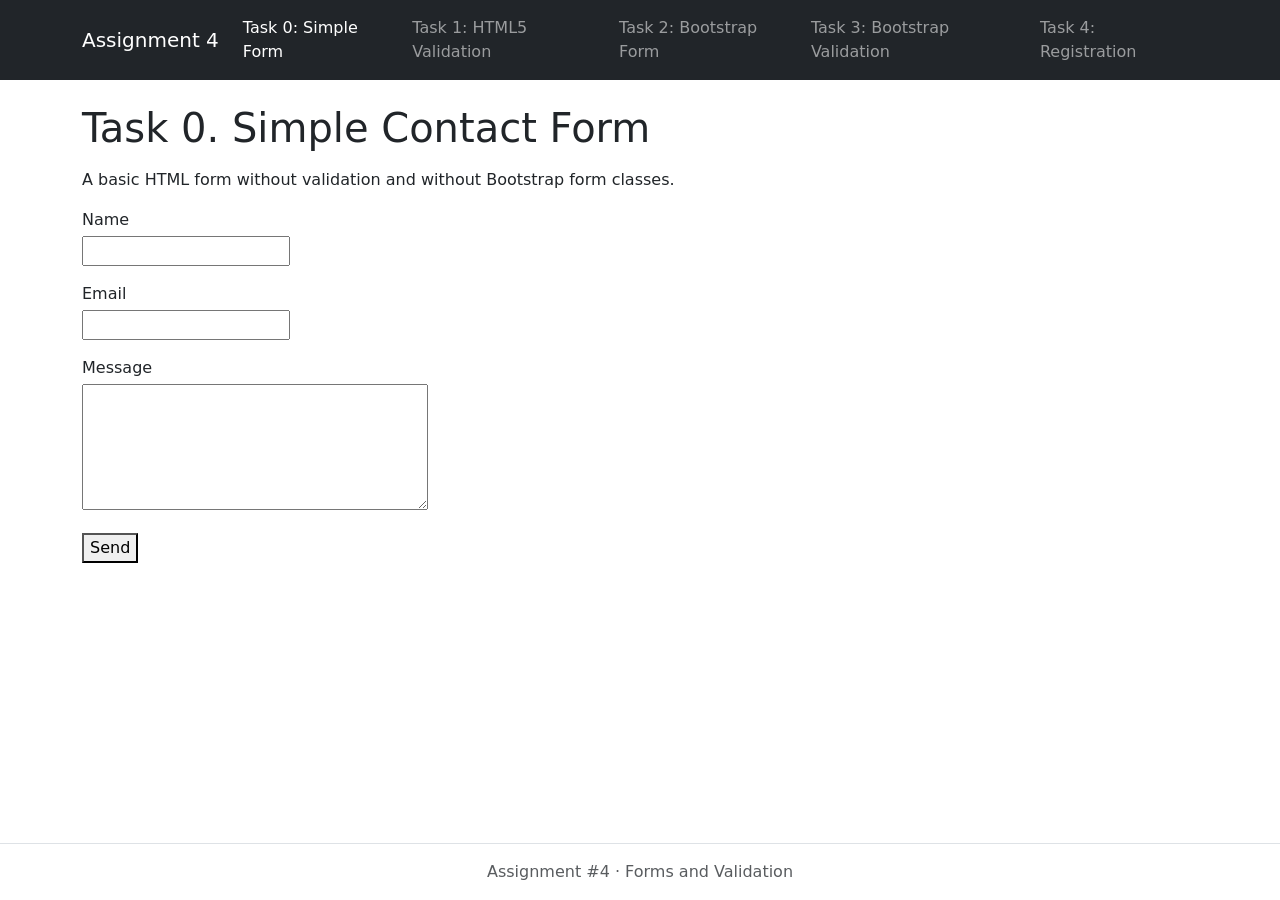
<file: index.html>
<!DOCTYPE html>
<html lang="en">
<head>
  <meta charset="UTF-8">
  <meta name="viewport" content="width=device-width, initial-scale=1">
  <title>Assignment 4 - Task 0</title>
  <link href="https://cdn.jsdelivr.net/npm/bootstrap@5.3.3/dist/css/bootstrap.min.css" rel="stylesheet">
  <link href="style.css" rel="stylesheet">
</head>
<body>
<nav class="navbar navbar-expand-lg navbar-dark bg-dark">
  <div class="container">
    <a class="navbar-brand" href="index.html">Assignment 4</a>
    <button class="navbar-toggler" type="button" data-bs-toggle="collapse" data-bs-target="#nav" aria-controls="nav" aria-expanded="false" aria-label="Toggle navigation"><span class="navbar-toggler-icon"></span></button>
    <div class="collapse navbar-collapse" id="nav"><ul class="navbar-nav ms-auto"><li class="nav-item"><a class="nav-link active" href="index.html">Task 0: Simple Form</a></li><li class="nav-item"><a class="nav-link" href="task1.html">Task 1: HTML5 Validation</a></li><li class="nav-item"><a class="nav-link" href="task2.html">Task 2: Bootstrap Form</a></li><li class="nav-item"><a class="nav-link" href="task3.html">Task 3: Bootstrap Validation</a></li><li class="nav-item"><a class="nav-link" href="task4.html">Task 4: Registration</a></li></ul></div>
  </div>
</nav>
<main class="container py-4">
<h1 class="mb-3">Task 0. Simple Contact Form</h1>
<p>A basic HTML form without validation and without Bootstrap form classes.</p>
<form action="#" method="get" class="plain-form">
  <p>
    <label for="name">Name</label><br>
    <input type="text" id="name" name="name">
  </p>
  <p>
    <label for="email">Email</label><br>
    <input type="email" id="email" name="email">
  </p>
  <p>
    <label for="message">Message</label><br>
    <textarea id="message" name="message" rows="5" cols="40"></textarea>
  </p>
  <button type="submit">Send</button>
</form>
</main>
<footer class="text-center text-muted py-3 border-top">Assignment #4 &middot; Forms and Validation</footer>
<script src="https://cdn.jsdelivr.net/npm/bootstrap@5.3.3/dist/js/bootstrap.bundle.min.js"></script>

</body>
</html>
</file>
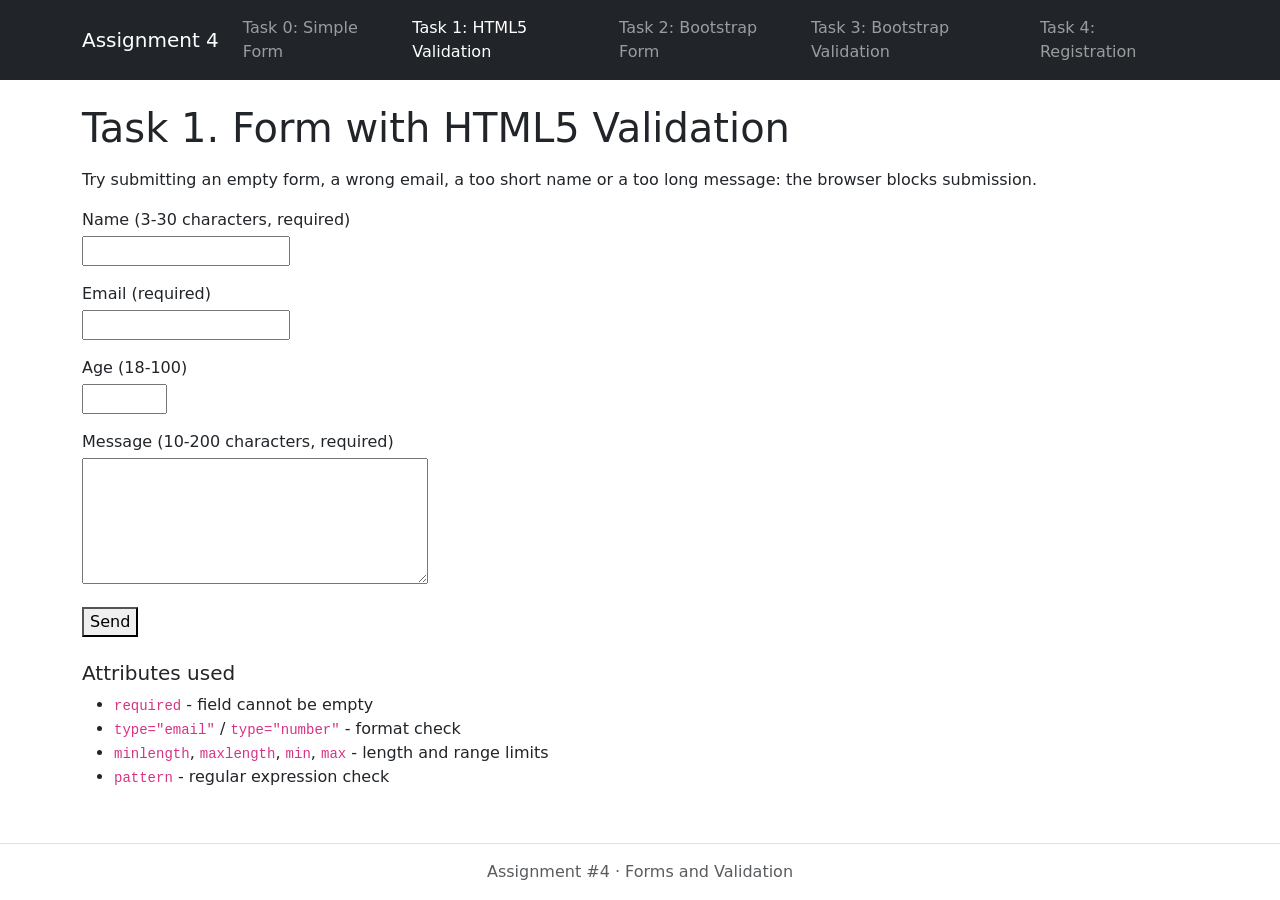
<file: task1.html>
<!DOCTYPE html>
<html lang="en">
<head>
  <meta charset="UTF-8">
  <meta name="viewport" content="width=device-width, initial-scale=1">
  <title>Assignment 4 - Task 1</title>
  <link href="https://cdn.jsdelivr.net/npm/bootstrap@5.3.3/dist/css/bootstrap.min.css" rel="stylesheet">
  <link href="style.css" rel="stylesheet">
</head>
<body>
<nav class="navbar navbar-expand-lg navbar-dark bg-dark">
  <div class="container">
    <a class="navbar-brand" href="index.html">Assignment 4</a>
    <button class="navbar-toggler" type="button" data-bs-toggle="collapse" data-bs-target="#nav" aria-controls="nav" aria-expanded="false" aria-label="Toggle navigation"><span class="navbar-toggler-icon"></span></button>
    <div class="collapse navbar-collapse" id="nav"><ul class="navbar-nav ms-auto"><li class="nav-item"><a class="nav-link" href="index.html">Task 0: Simple Form</a></li><li class="nav-item"><a class="nav-link active" href="task1.html">Task 1: HTML5 Validation</a></li><li class="nav-item"><a class="nav-link" href="task2.html">Task 2: Bootstrap Form</a></li><li class="nav-item"><a class="nav-link" href="task3.html">Task 3: Bootstrap Validation</a></li><li class="nav-item"><a class="nav-link" href="task4.html">Task 4: Registration</a></li></ul></div>
  </div>
</nav>
<main class="container py-4">
<h1 class="mb-3">Task 1. Form with HTML5 Validation</h1>
<p>Try submitting an empty form, a wrong email, a too short name or a too long message: the browser blocks submission.</p>
<form action="#" method="get" class="plain-form">
  <p>
    <label for="name">Name (3-30 characters, required)</label><br>
    <input type="text" id="name" name="name" required minlength="3" maxlength="30" pattern="[A-Za-z\u0400-\u04FF\s]+" title="Letters and spaces only">
  </p>
  <p>
    <label for="email">Email (required)</label><br>
    <input type="email" id="email" name="email" required>
  </p>
  <p>
    <label for="age">Age (18-100)</label><br>
    <input type="number" id="age" name="age" min="18" max="100">
  </p>
  <p>
    <label for="message">Message (10-200 characters, required)</label><br>
    <textarea id="message" name="message" rows="5" cols="40" required minlength="10" maxlength="200"></textarea>
  </p>
  <button type="submit">Send</button>
</form>
<h2 class="h5 mt-4">Attributes used</h2>
<ul>
  <li><code>required</code> - field cannot be empty</li>
  <li><code>type="email"</code> / <code>type="number"</code> - format check</li>
  <li><code>minlength</code>, <code>maxlength</code>, <code>min</code>, <code>max</code> - length and range limits</li>
  <li><code>pattern</code> - regular expression check</li>
</ul>
</main>
<footer class="text-center text-muted py-3 border-top">Assignment #4 &middot; Forms and Validation</footer>
<script src="https://cdn.jsdelivr.net/npm/bootstrap@5.3.3/dist/js/bootstrap.bundle.min.js"></script>

</body>
</html>
</file>
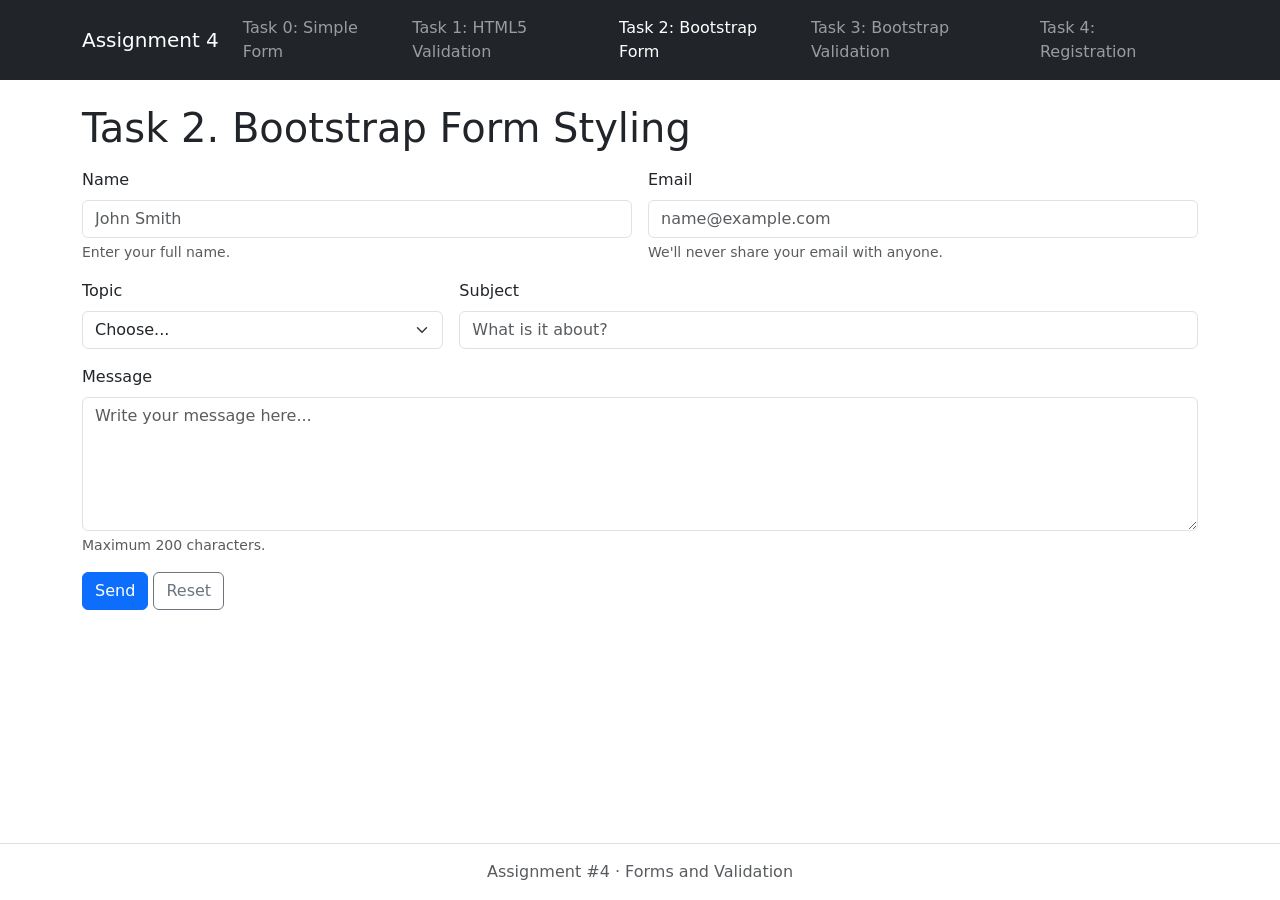
<file: task2.html>
<!DOCTYPE html>
<html lang="en">
<head>
  <meta charset="UTF-8">
  <meta name="viewport" content="width=device-width, initial-scale=1">
  <title>Assignment 4 - Task 2</title>
  <link href="https://cdn.jsdelivr.net/npm/bootstrap@5.3.3/dist/css/bootstrap.min.css" rel="stylesheet">
  <link href="style.css" rel="stylesheet">
</head>
<body>
<nav class="navbar navbar-expand-lg navbar-dark bg-dark">
  <div class="container">
    <a class="navbar-brand" href="index.html">Assignment 4</a>
    <button class="navbar-toggler" type="button" data-bs-toggle="collapse" data-bs-target="#nav" aria-controls="nav" aria-expanded="false" aria-label="Toggle navigation"><span class="navbar-toggler-icon"></span></button>
    <div class="collapse navbar-collapse" id="nav"><ul class="navbar-nav ms-auto"><li class="nav-item"><a class="nav-link" href="index.html">Task 0: Simple Form</a></li><li class="nav-item"><a class="nav-link" href="task1.html">Task 1: HTML5 Validation</a></li><li class="nav-item"><a class="nav-link active" href="task2.html">Task 2: Bootstrap Form</a></li><li class="nav-item"><a class="nav-link" href="task3.html">Task 3: Bootstrap Validation</a></li><li class="nav-item"><a class="nav-link" href="task4.html">Task 4: Registration</a></li></ul></div>
  </div>
</nav>
<main class="container py-4">
<h1 class="mb-3">Task 2. Bootstrap Form Styling</h1>
<form action="#" method="get" class="row g-3">
  <div class="col-md-6">
    <label for="name" class="form-label">Name</label>
    <input type="text" class="form-control" id="name" placeholder="John Smith" aria-describedby="nameHelp">
    <div id="nameHelp" class="form-text">Enter your full name.</div>
  </div>
  <div class="col-md-6">
    <label for="email" class="form-label">Email</label>
    <input type="email" class="form-control" id="email" placeholder="name@example.com" aria-describedby="emailHelp">
    <div id="emailHelp" class="form-text">We'll never share your email with anyone.</div>
  </div>
  <div class="col-md-4">
    <label for="topic" class="form-label">Topic</label>
    <select id="topic" class="form-select">
      <option selected>Choose...</option>
      <option>Question</option>
      <option>Feedback</option>
      <option>Other</option>
    </select>
  </div>
  <div class="col-md-8">
    <label for="subject" class="form-label">Subject</label>
    <input type="text" class="form-control" id="subject" placeholder="What is it about?">
  </div>
  <div class="col-12">
    <label for="message" class="form-label">Message</label>
    <textarea class="form-control" id="message" rows="5" placeholder="Write your message here..."></textarea>
    <div class="form-text">Maximum 200 characters.</div>
  </div>
  <div class="col-12">
    <button type="submit" class="btn btn-primary">Send</button>
    <button type="reset" class="btn btn-outline-secondary">Reset</button>
  </div>
</form>
</main>
<footer class="text-center text-muted py-3 border-top">Assignment #4 &middot; Forms and Validation</footer>
<script src="https://cdn.jsdelivr.net/npm/bootstrap@5.3.3/dist/js/bootstrap.bundle.min.js"></script>

</body>
</html>
</file>
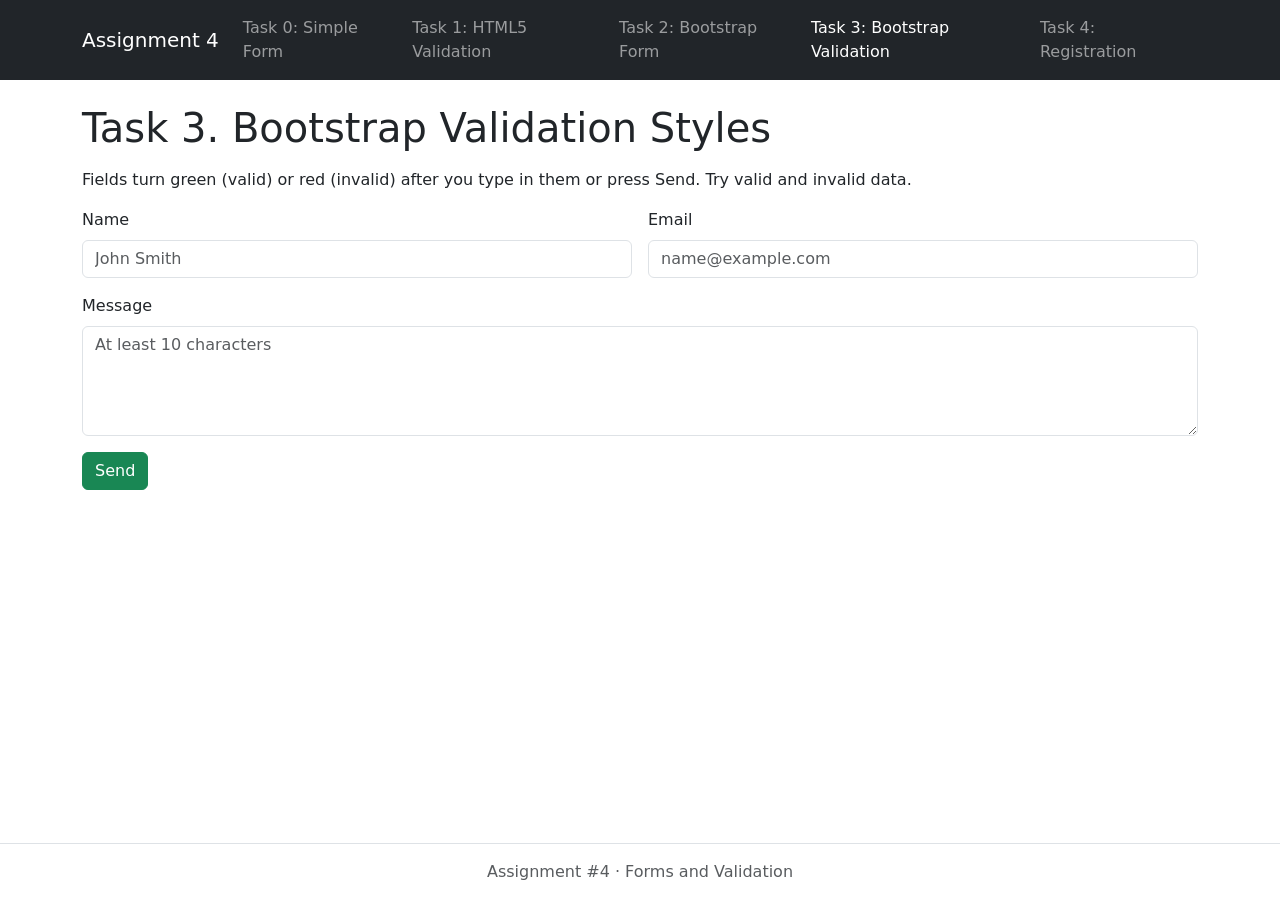
<file: task3.html>
<!DOCTYPE html>
<html lang="en">
<head>
  <meta charset="UTF-8">
  <meta name="viewport" content="width=device-width, initial-scale=1">
  <title>Assignment 4 - Task 3</title>
  <link href="https://cdn.jsdelivr.net/npm/bootstrap@5.3.3/dist/css/bootstrap.min.css" rel="stylesheet">
  <link href="style.css" rel="stylesheet">
</head>
<body>
<nav class="navbar navbar-expand-lg navbar-dark bg-dark">
  <div class="container">
    <a class="navbar-brand" href="index.html">Assignment 4</a>
    <button class="navbar-toggler" type="button" data-bs-toggle="collapse" data-bs-target="#nav" aria-controls="nav" aria-expanded="false" aria-label="Toggle navigation"><span class="navbar-toggler-icon"></span></button>
    <div class="collapse navbar-collapse" id="nav"><ul class="navbar-nav ms-auto"><li class="nav-item"><a class="nav-link" href="index.html">Task 0: Simple Form</a></li><li class="nav-item"><a class="nav-link" href="task1.html">Task 1: HTML5 Validation</a></li><li class="nav-item"><a class="nav-link" href="task2.html">Task 2: Bootstrap Form</a></li><li class="nav-item"><a class="nav-link active" href="task3.html">Task 3: Bootstrap Validation</a></li><li class="nav-item"><a class="nav-link" href="task4.html">Task 4: Registration</a></li></ul></div>
  </div>
</nav>
<main class="container py-4">
<h1 class="mb-3">Task 3. Bootstrap Validation Styles</h1>
<p>Fields turn green (valid) or red (invalid) after you type in them or press Send. Try valid and invalid data.</p>
<form action="#" method="get" class="row g-3 live-validation">
  <div class="col-md-6">
    <label for="name" class="form-label">Name</label>
    <input type="text" class="form-control" id="name" placeholder="John Smith" required minlength="3">
    <div class="valid-feedback">Looks good!</div>
    <div class="invalid-feedback">Name is required (at least 3 characters).</div>
  </div>
  <div class="col-md-6">
    <label for="email" class="form-label">Email</label>
    <input type="email" class="form-control" id="email" placeholder="name@example.com" required>
    <div class="valid-feedback">Looks good!</div>
    <div class="invalid-feedback">Email is required and must be valid.</div>
  </div>
  <div class="col-12">
    <label for="message" class="form-label">Message</label>
    <textarea class="form-control" id="message" rows="4" required minlength="10" placeholder="At least 10 characters"></textarea>
    <div class="valid-feedback">Looks good!</div>
    <div class="invalid-feedback">Message must be at least 10 characters.</div>
  </div>
  <div class="col-12">
    <button type="submit" class="btn btn-success">Send</button>
  </div>
</form>
</main>
<footer class="text-center text-muted py-3 border-top">Assignment #4 &middot; Forms and Validation</footer>
<script src="https://cdn.jsdelivr.net/npm/bootstrap@5.3.3/dist/js/bootstrap.bundle.min.js"></script>
</body>
</html>
</file>
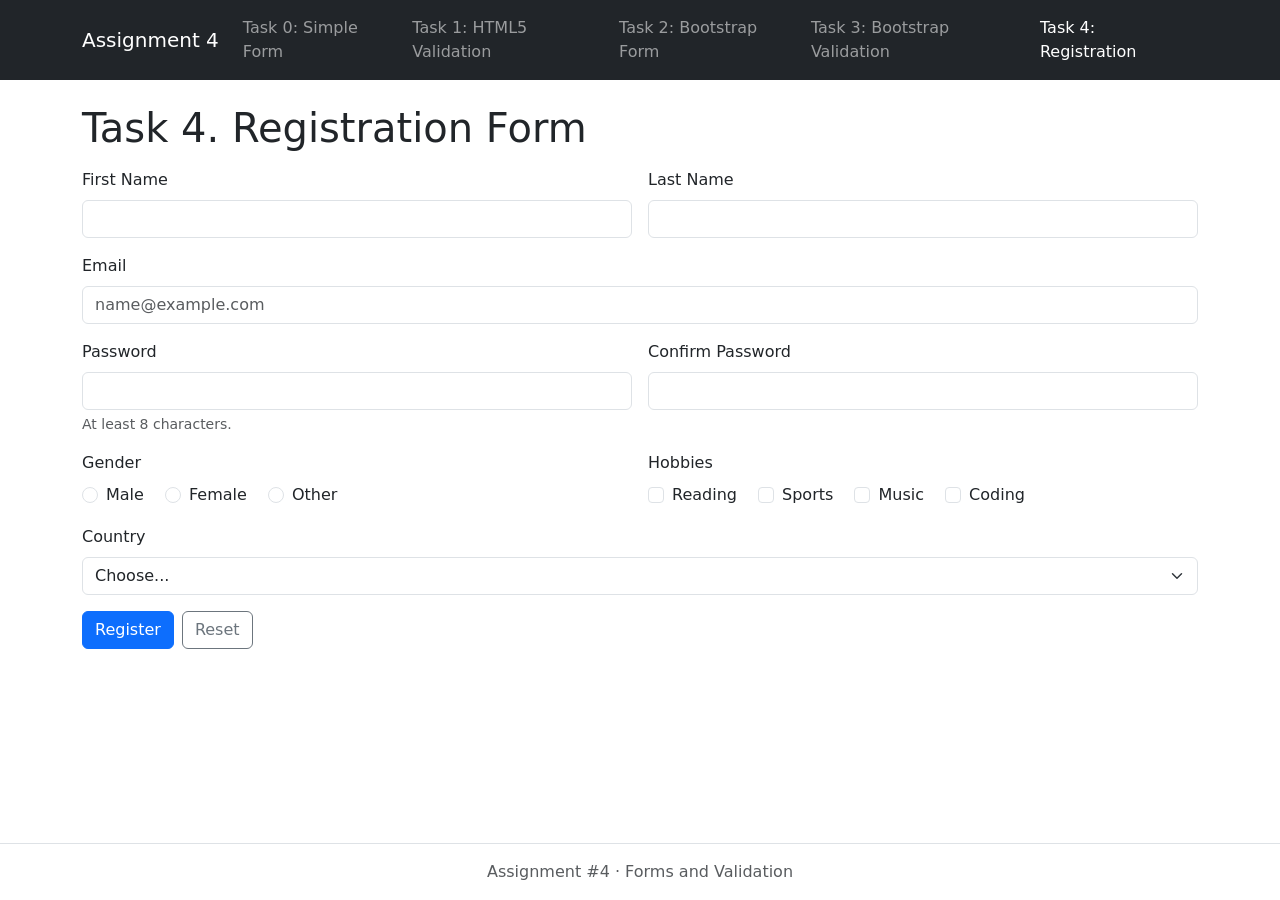
<file: task4.html>
<!DOCTYPE html>
<html lang="en">
<head>
  <meta charset="UTF-8">
  <meta name="viewport" content="width=device-width, initial-scale=1">
  <title>Assignment 4 - Task 4</title>
  <link href="https://cdn.jsdelivr.net/npm/bootstrap@5.3.3/dist/css/bootstrap.min.css" rel="stylesheet">
  <link href="style.css" rel="stylesheet">
</head>
<body>
<nav class="navbar navbar-expand-lg navbar-dark bg-dark">
  <div class="container">
    <a class="navbar-brand" href="index.html">Assignment 4</a>
    <button class="navbar-toggler" type="button" data-bs-toggle="collapse" data-bs-target="#nav" aria-controls="nav" aria-expanded="false" aria-label="Toggle navigation"><span class="navbar-toggler-icon"></span></button>
    <div class="collapse navbar-collapse" id="nav"><ul class="navbar-nav ms-auto"><li class="nav-item"><a class="nav-link" href="index.html">Task 0: Simple Form</a></li><li class="nav-item"><a class="nav-link" href="task1.html">Task 1: HTML5 Validation</a></li><li class="nav-item"><a class="nav-link" href="task2.html">Task 2: Bootstrap Form</a></li><li class="nav-item"><a class="nav-link" href="task3.html">Task 3: Bootstrap Validation</a></li><li class="nav-item"><a class="nav-link active" href="task4.html">Task 4: Registration</a></li></ul></div>
  </div>
</nav>
<main class="container py-4">
<h1 class="mb-3">Task 4. Registration Form</h1>
<form action="#" method="get" class="row g-3 live-validation">
  <div class="col-md-6">
    <label for="firstName" class="form-label">First Name</label>
    <input type="text" class="form-control" id="firstName" required minlength="2">
    <div class="valid-feedback">Looks good!</div>
    <div class="invalid-feedback">First name is required (min 2 characters).</div>
  </div>
  <div class="col-md-6">
    <label for="lastName" class="form-label">Last Name</label>
    <input type="text" class="form-control" id="lastName" required minlength="2">
    <div class="valid-feedback">Looks good!</div>
    <div class="invalid-feedback">Last name is required (min 2 characters).</div>
  </div>
  <div class="col-12">
    <label for="email" class="form-label">Email</label>
    <input type="email" class="form-control" id="email" placeholder="name@example.com" required>
    <div class="valid-feedback">Looks good!</div>
    <div class="invalid-feedback">Please enter a valid email.</div>
  </div>
  <div class="col-md-6">
    <label for="password" class="form-label">Password</label>
    <input type="password" class="form-control" id="password" required minlength="8" aria-describedby="pwHelp">
    <div id="pwHelp" class="form-text">At least 8 characters.</div>
    <div class="valid-feedback">Looks good!</div>
    <div class="invalid-feedback">Password must be at least 8 characters.</div>
  </div>
  <div class="col-md-6">
    <label for="confirmPassword" class="form-label">Confirm Password</label>
    <input type="password" class="form-control" id="confirmPassword" required minlength="8">
    <div class="valid-feedback">Looks good!</div>
    <div class="invalid-feedback">Please confirm your password (min 8 characters).</div>
  </div>
  <div class="col-md-6">
    <label class="form-label d-block">Gender</label>
    <div class="form-check form-check-inline">
      <input class="form-check-input" type="radio" name="gender" id="male" value="male" required>
      <label class="form-check-label" for="male">Male</label>
    </div>
    <div class="form-check form-check-inline">
      <input class="form-check-input" type="radio" name="gender" id="female" value="female" required>
      <label class="form-check-label" for="female">Female</label>
    </div>
    <div class="form-check form-check-inline">
      <input class="form-check-input" type="radio" name="gender" id="other" value="other" required>
      <label class="form-check-label" for="other">Other</label>
      <div class="invalid-feedback">Please select your gender.</div>
    </div>
  </div>
  <div class="col-md-6">
    <label class="form-label d-block">Hobbies</label>
    <div class="form-check form-check-inline">
      <input class="form-check-input" type="checkbox" id="hobbyReading" name="hobbies" value="reading">
      <label class="form-check-label" for="hobbyReading">Reading</label>
    </div>
    <div class="form-check form-check-inline">
      <input class="form-check-input" type="checkbox" id="hobbySports" name="hobbies" value="sports">
      <label class="form-check-label" for="hobbySports">Sports</label>
    </div>
    <div class="form-check form-check-inline">
      <input class="form-check-input" type="checkbox" id="hobbyMusic" name="hobbies" value="music">
      <label class="form-check-label" for="hobbyMusic">Music</label>
    </div>
    <div class="form-check form-check-inline">
      <input class="form-check-input" type="checkbox" id="hobbyCoding" name="hobbies" value="coding">
      <label class="form-check-label" for="hobbyCoding">Coding</label>
    </div>
  </div>
  <div class="col-12">
    <label for="country" class="form-label">Country</label>
    <select id="country" class="form-select" required>
      <option value="" selected disabled>Choose...</option>
      <option>Kazakhstan</option>
      <option>Uzbekistan</option>
      <option>Kyrgyzstan</option>
      <option>Russia</option>
      <option>Turkey</option>
      <option>Other</option>
    </select>
    <div class="valid-feedback">Looks good!</div>
    <div class="invalid-feedback">Please select a country.</div>
  </div>
  <div class="col-12 d-flex gap-2">
    <button type="submit" class="btn btn-primary">Register</button>
    <button type="reset" class="btn btn-outline-secondary">Reset</button>
  </div>
</form>
</main>
<footer class="text-center text-muted py-3 border-top">Assignment #4 &middot; Forms and Validation</footer>
<script src="https://cdn.jsdelivr.net/npm/bootstrap@5.3.3/dist/js/bootstrap.bundle.min.js"></script>
</body>
</html>
</file>
<file: style.css>
body { min-height: 100vh; display: flex; flex-direction: column; }
main { flex: 1; max-width: 800px; }
.plain-form input, .plain-form textarea { margin-top: 4px; max-width: 100%; }

/* Live validation without JavaScript.
   :user-valid / :user-invalid work only AFTER the user interacts with a field,
   so the page is not red when it first opens. Colors match Bootstrap's. */
.live-validation :is(.form-control, .form-select):user-valid { border-color: #198754; }
.live-validation :is(.form-control, .form-select):user-valid:focus { box-shadow: 0 0 0 .25rem rgba(25, 135, 84, .25); }
.live-validation :is(.form-control, .form-select):user-valid ~ .valid-feedback { display: block; }

.live-validation :is(.form-control, .form-select):user-invalid { border-color: #dc3545; }
.live-validation :is(.form-control, .form-select):user-invalid:focus { box-shadow: 0 0 0 .25rem rgba(220, 53, 69, .25); }
.live-validation :is(.form-control, .form-select):user-invalid ~ .invalid-feedback { display: block; }

.live-validation .form-check-input:user-invalid { border-color: #dc3545; }
.live-validation .form-check-input:user-invalid ~ .form-check-label { color: #dc3545; }
.live-validation .form-check-input:user-invalid ~ .invalid-feedback { display: block; }
</file>
